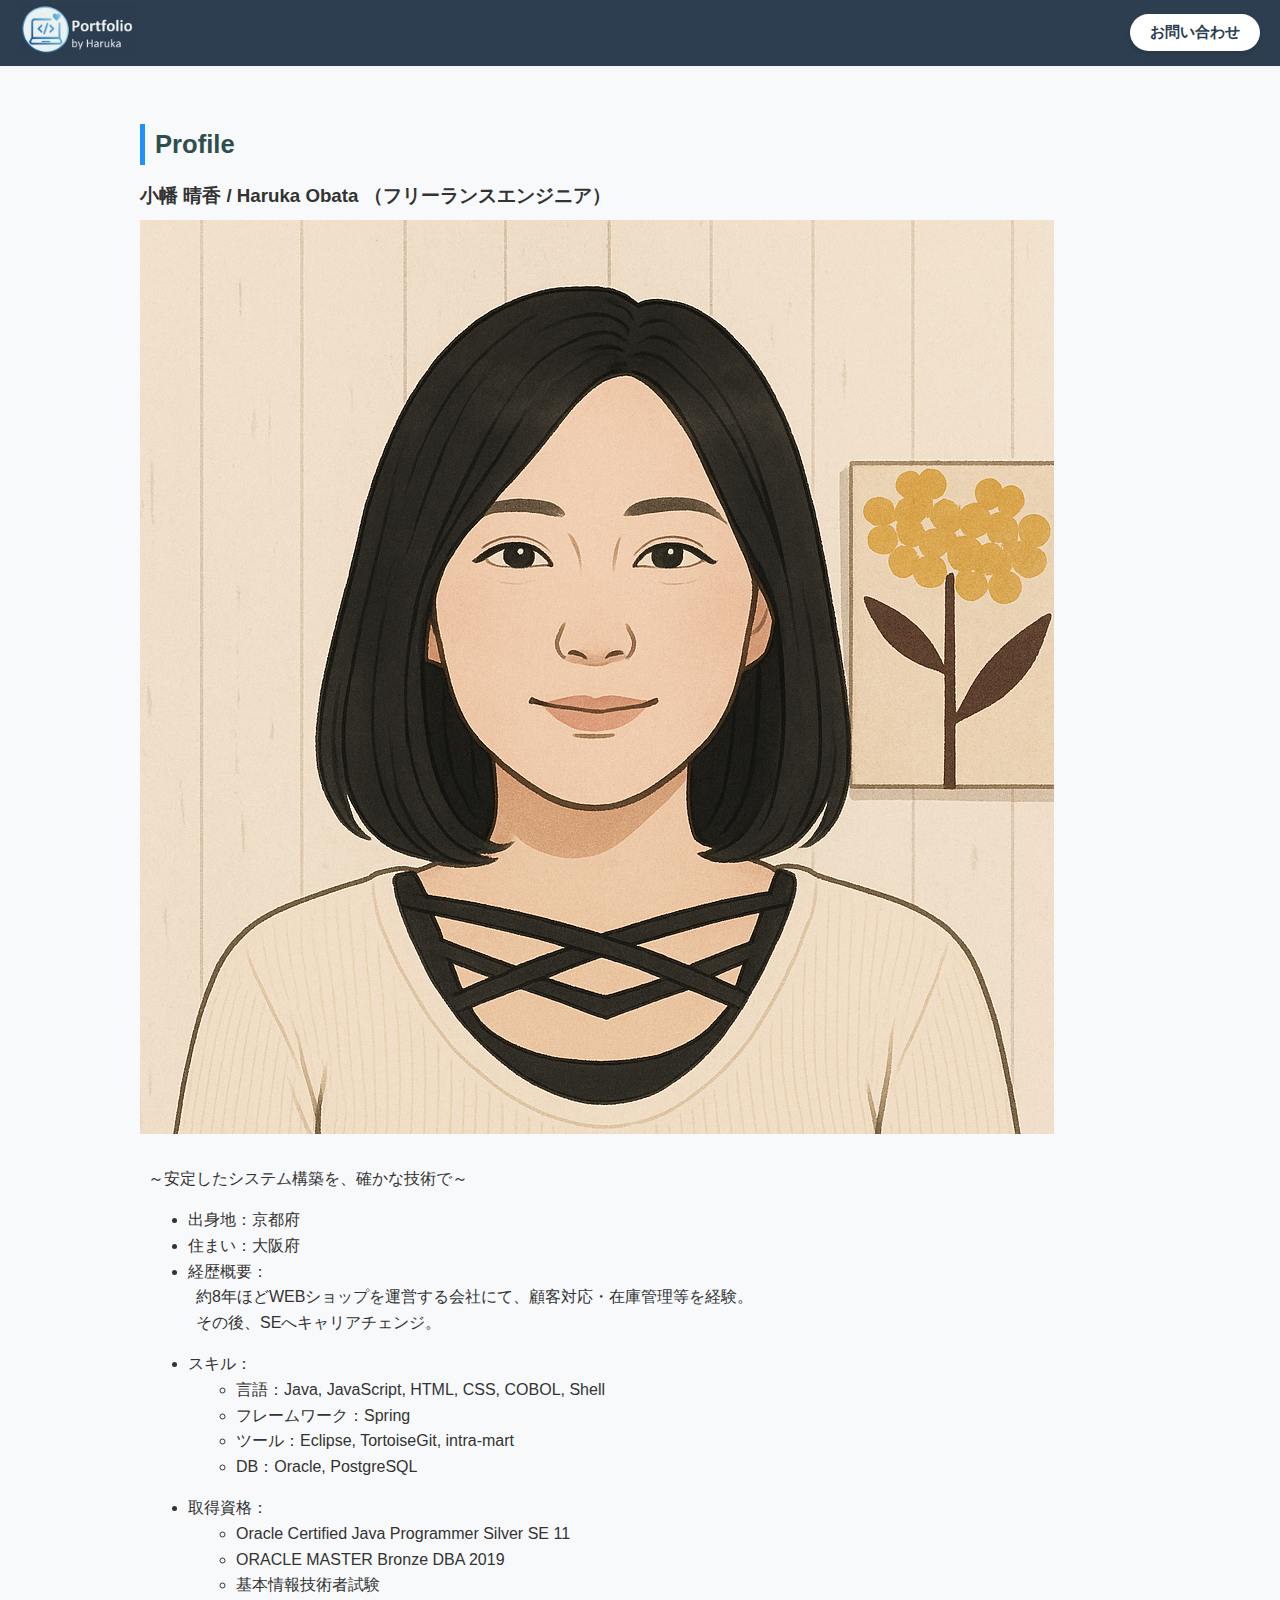
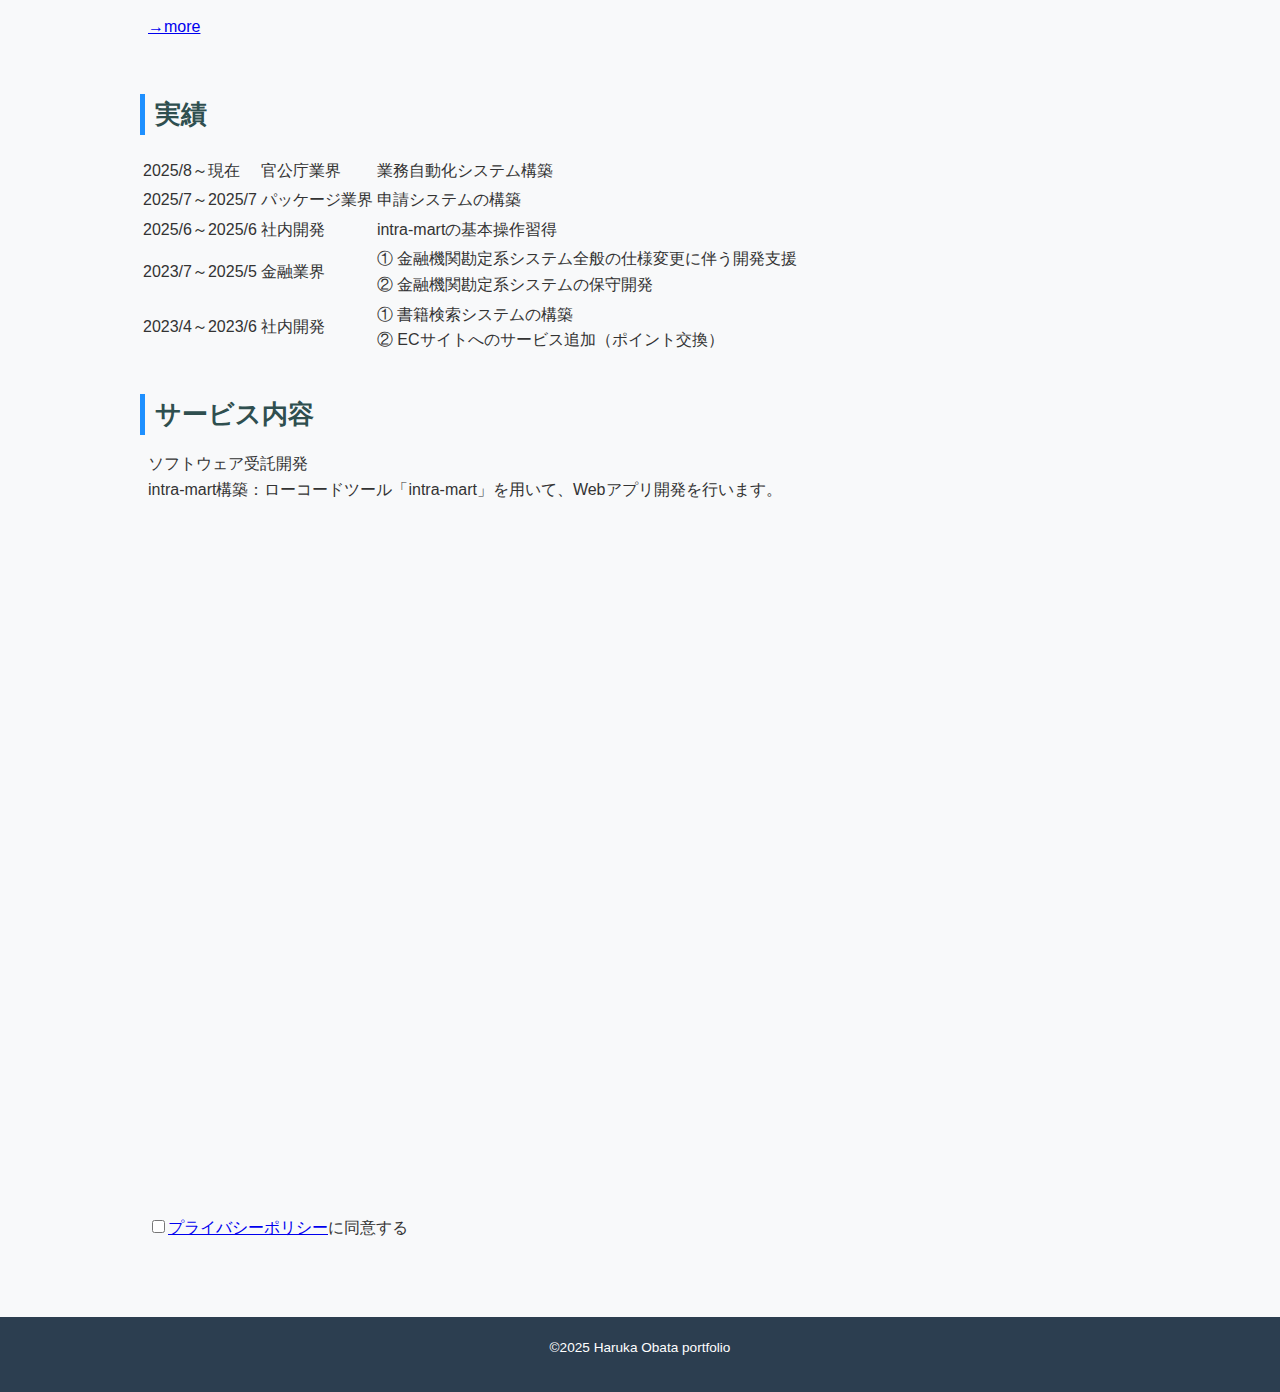
<file: index.html>
<!DOCTYPE html>
<html lang="ja" xmlns:th="http://www.thymeleaf.org" 
      th:replace="~{layout :: layout(~{::title},~{::body/content()})}">

<head th:replace="fragments/header :: head">
    <meta charset="UTF-8">
    <meta name="viewport" content="width=device-width, initial-scale=1.0">
    <link rel="stylesheet" href="style.css" />
    <meta name="description" content="フリーランスエンジニア 小幡晴香のポートフォリオ。安定したシステム構築を確かな技術で提供します。Java、intra-mart、Webアプリ開発など。">
    <title>Haruka Obata Portfolio</title>
</head>

<body>

	<header>
		<div th:fragment="layout-header" class="header">
			<div class="header_img">
				<a href="main.html"><img src="images/Logo_hp.jpg" alt="Haruka images"></a>
			</div>
			<div class="header_btn">
				<a href="#contact"><input type="submit" value="お問い合わせ" class="contact_btn" /></a>
			</div>
		</div>
	</header>

    <main>
        <section>
            <h2>Profile</h2>
            <h3>小幡 晴香 / Haruka Obata <span>（フリーランスエンジニア）</span></h3>
            <div class="profile">
	            <div class="Haruka img">
	            	<img src="images/Image.png" alt="Haruaka images">
	            </div>
	
	            <div class="Haruka prof">
		            <p>～安定したシステム構築を、確かな技術で～</p>
		            <ul>
		                <li>出身地：京都府</li>
		                <li>住まい：大阪府</li>
		                <li>
		                    経歴概要：
		                    <p>約8年ほどWEBショップを運営する会社にて、顧客対応・在庫管理等を経験。<br/>
		                    その後、SEへキャリアチェンジ。</p>
		                </li>
		                <li>
		                    スキル：
		                    <ul class="ul_sp">
		                        <li>言語：Java, JavaScript, HTML, CSS, COBOL, Shell</li>
		                        <li>フレームワーク：Spring</li>
		                        <li>ツール：Eclipse, TortoiseGit, intra-mart</li>
		                        <li>DB：Oracle, PostgreSQL</li>
		                    </ul>
		                </li>
		                <li>
		                    取得資格：
		                    <ul class="ul_sp">
		                        <li>Oracle Certified Java Programmer Silver SE 11</li>
		                        <li>ORACLE MASTER Bronze DBA 2019</li>
		                        <li>基本情報技術者試験</li>
		                    </ul>
		                </li>
		            </ul>
		            <p><a href="about.html">→more</a></p>
	            </div>
            </div>
        </section>

        <section>
            <h2>実績</h2>
            <table class="div_2rem">
            	<tr>
                    <th class="kikan"></th>
                    <th class="gyokai"></th>
                    <th class="gaiyo"></th>
                </tr>
                
                <tr>
                    <td>2025/8～現在</td>
                    <td>官公庁業界</td>
                    <td>業務自動化システム構築</td>
                </tr>
                <tr>
                	<td>2025/7～2025/7</td>
                	<td>パッケージ業界</td>
                	<td>申請システムの構築</td>
                </tr>
                <tr>
                	<td>2025/6～2025/6</td>
                	<td>社内開発</td>
                	<td>intra-martの基本操作習得</td>
                </tr>
                <tr>
                	<td>2023/7～2025/5</td>
                	<td>金融業界</td>
                	<td>① 金融機関勘定系システム全般の仕様変更に伴う開発支援<br>
	                    ② 金融機関勘定系システムの保守開発</td>
                </tr>
                <tr>
                	<td>2023/4～2023/6</td>
                	<td>社内開発</td>
                	<td>① 書籍検索システムの構築<br>
	                    ② ECサイトへのサービス追加（ポイント交換）</td>
                </tr>
            </table>
        </section>

        <section>
            <h2>サービス内容</h2>
            <p class="servicenaiyo">
                ソフトウェア受託開発<br>
                intra-mart構築：ローコードツール「intra-mart」を用いて、Webアプリ開発を行います。
            </p>
        </section>

        <section>
            <div id="contact" class="contact_form">
		        <iframe src="https://docs.google.com/forms/d/e/1FAIpQLSfUd2gUnxlykgE3ZX74z4V-4y0AsUZlu9agfjBq3UWt1xS7OA/viewform?embedded=true" width="640" height="689" frameborder="0" marginheight="0" marginwidth="0" title="お問い合わせフォーム"></iframe>
		        <p><input type="checkbox" name="type"/><a href="PrivacyPolicy.html">プライバシーポリシー</a>に同意する</p>
	        </div>
        </section>
    </main>

<footer>
	<div class="footer">
		<p class="copyright">&copy;2025 Haruka Obata portfolio</p>
	</div>
</footer>

</body>
</html>
</file>
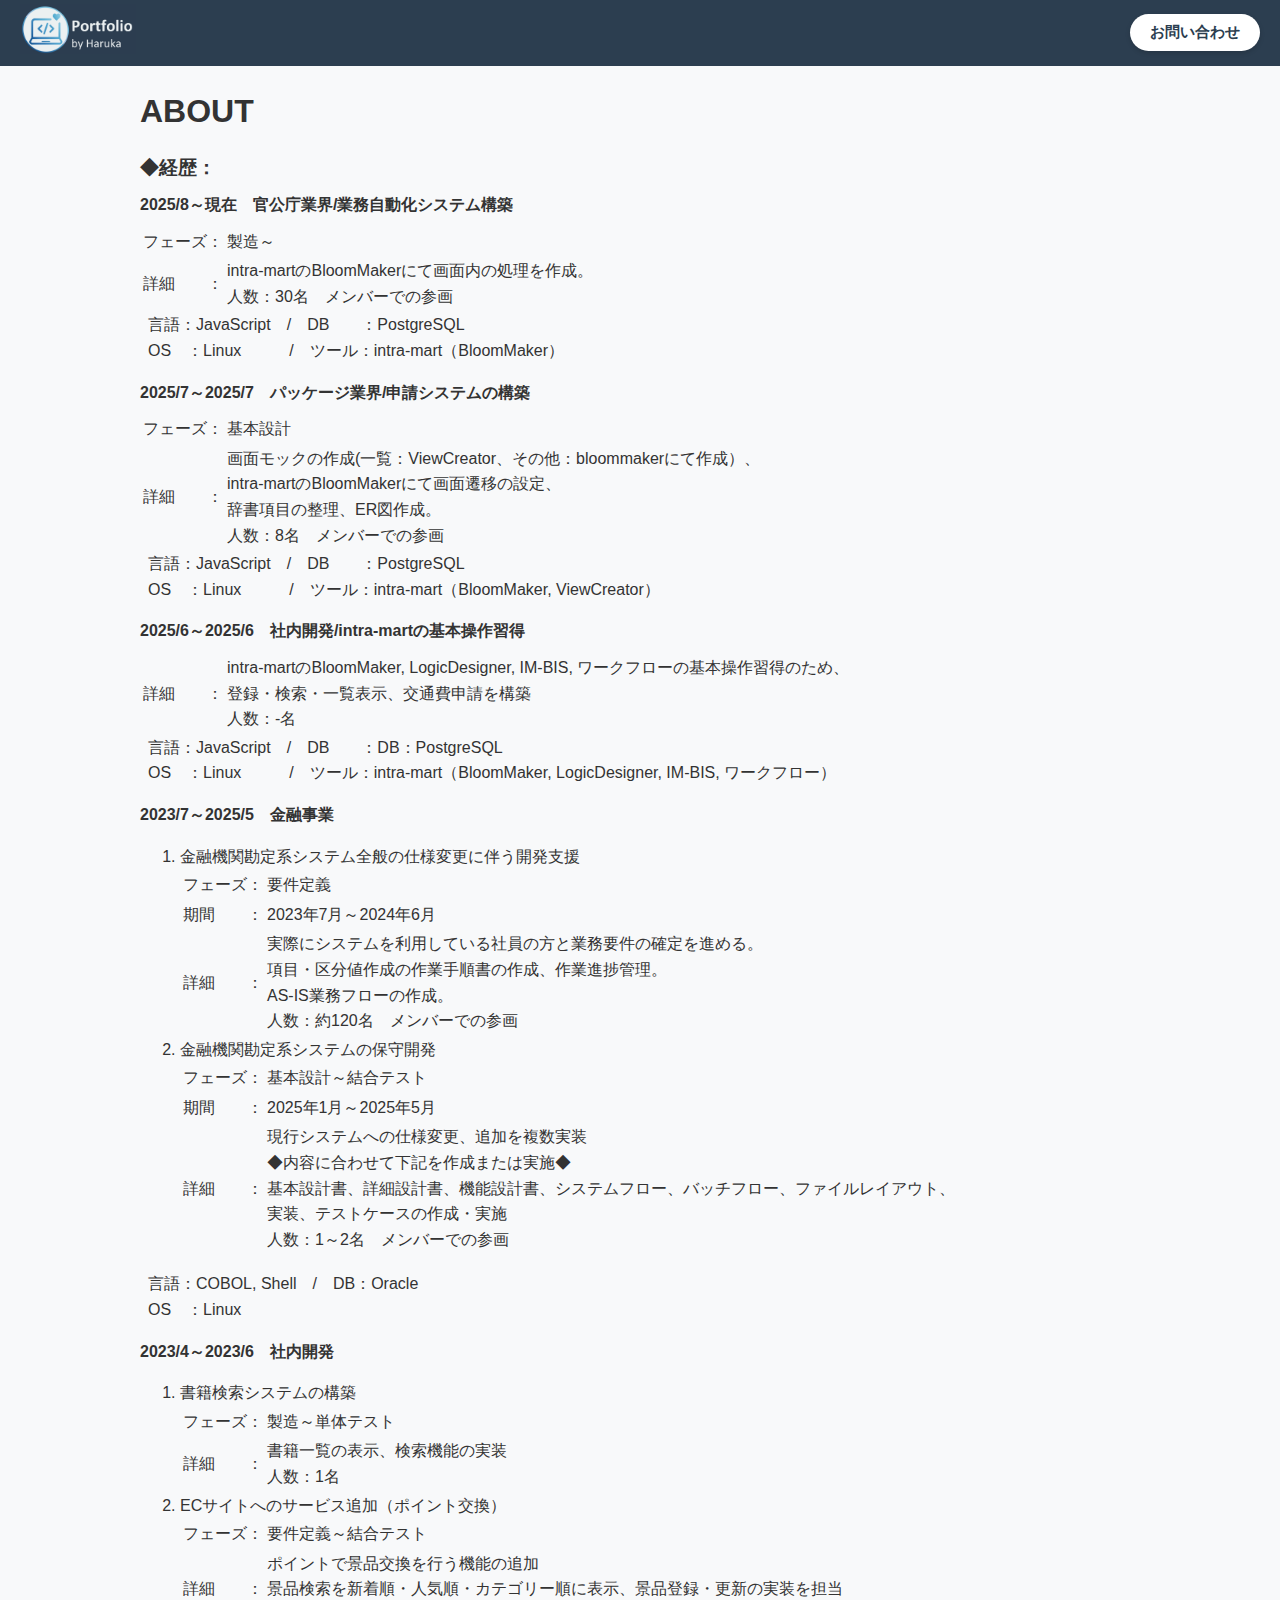
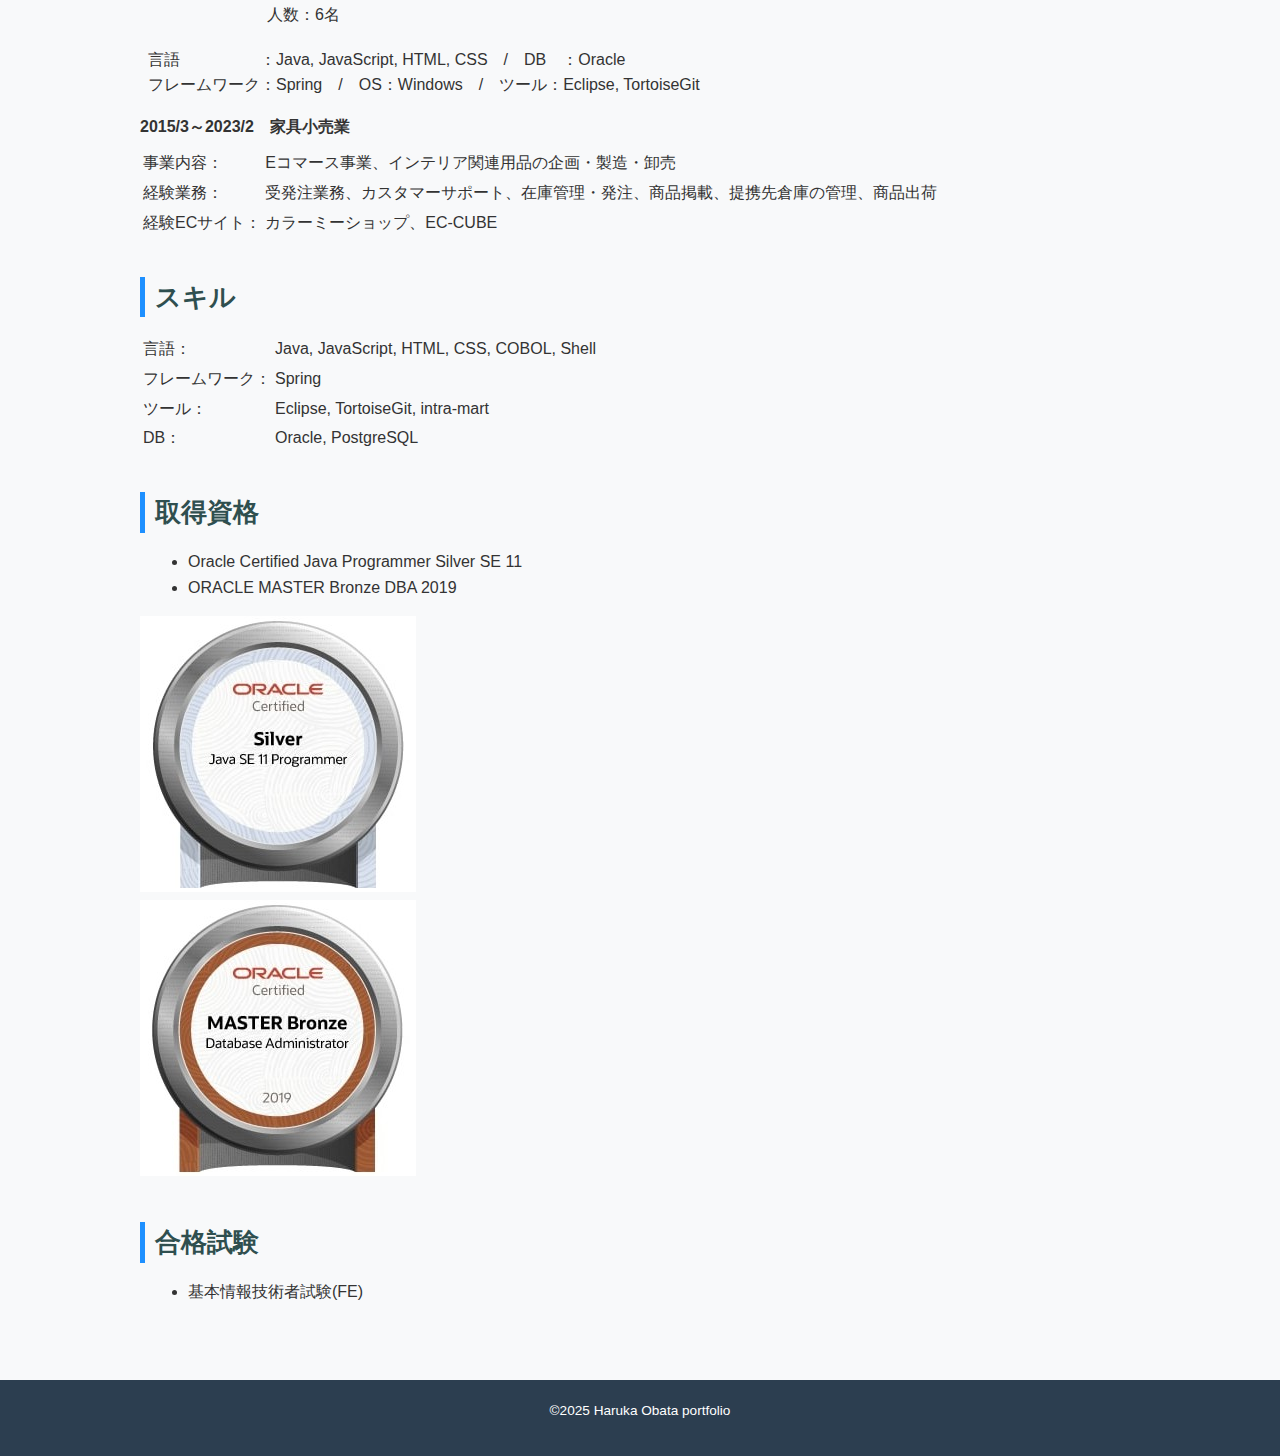
<file: about.html>
<!DOCTYPE html>
<html lang="ja" xmlns:th="http://www.thymeleaf.org"
      th:replace="~{layout :: layout(~{::title},~{::body/content()})}">

<head>
    <meta charset="UTF-8">
    <meta name="viewport" content="width=device-width, initial-scale=1.0">
    <link rel="stylesheet" href="style.css">
    <meta name="description" content="フリーランスエンジニア小幡晴香の経歴・スキル・資格紹介ページ。Java、intra-mart、COBOLなど幅広い技術に対応。">
    <title>Haruka Obata - About</title>
</head>

<body>

    <header>
        <div th:fragment="layout-header" class="header">
            <div class="header_img">
                <a href="main.html"><img src="images/Logo_hp.jpg" alt="Haruka images"></a>
            </div>
            <div class="header_btn">
				<a href="#contact"><input type="submit" value="お問い合わせ" class="contact_btn" /></a>
			</div>
        </div>
    </header>

    <main>
    	<section>
        	<h1>ABOUT</h1>
            <h3>◆経歴：</h3>
            <div class="keireki">

                <article>
                    <h4>2025/8～現在　官公庁業界/業務自動化システム構築</h4>
                    <div class="project">
                        <table class="div_2rem">
                            <tr>
                                <td>フェーズ：</td>
                                <td>製造～</td>
                            </tr>
                            <tr>
                                <td>詳細　　：</td>
                                <td>
                                    intra-martのBloomMakerにて画面内の処理を作成。<br>
                                    人数：30名　メンバーでの参画
                                </td>
                            </tr>
                        </table>
                        <div class="div_2rem">
                            <p>
                                言語：JavaScript　/　DB　　：PostgreSQL<br>
                                OS　：Linux　　　/　ツール：intra-mart（BloomMaker）
                            </p>
                        </div>
                    </div>
                </article>

                <article>
                    <h4>2025/7～2025/7　パッケージ業界/申請システムの構築</h4>
                    <div class="project">
                        <table class="div_2rem">
                            <tr>
                                <td>フェーズ：</td>
                                <td>基本設計</td>
                            </tr>
                            <tr>
                                <td>詳細　　：</td>
                                <td>
                                    画面モックの作成(一覧：ViewCreator、その他：bloommakerにて作成）、<br>
                                    intra-martのBloomMakerにて画面遷移の設定、<br>
                                    辞書項目の整理、ER図作成。<br>
                                    人数：8名　メンバーでの参画
                                </td>
                            </tr>
                        </table>
                        <div class="div_2rem">
                            <p>
                                言語：JavaScript　/　DB　　：PostgreSQL<br>
                                OS　：Linux　　　/　ツール：intra-mart（BloomMaker, ViewCreator）
                            </p>
                        </div>
                    </div>
                </article>

                <article>
                    <h4>2025/6～2025/6　社内開発/intra-martの基本操作習得</h4>
                    <div class="project">
                        <table class="div_2rem">
                            <tr>
                                <td>詳細　　：</td>
                                <td>intra-martのBloomMaker, LogicDesigner, IM-BIS, ワークフローの基本操作習得のため、<br>
                                	登録・検索・一覧表示、交通費申請を構築<br>
                                    人数：-名
                                </td>
                            </tr>
                        </table>
                        <div class="div_2rem">
                            <p>
                                言語：JavaScript　/　DB　　：DB：PostgreSQL<br>
                                OS　：Linux　　　/　ツール：intra-mart（BloomMaker, LogicDesigner, IM-BIS, ワークフロー）
                            </p>
                        </div>
                    </div>
                </article>

                <article>
                    <h4>2023/7～2025/5　金融事業</h4>
                    <div class="project">
                        <ol>
                            <li>
                                金融機関勘定系システム全般の仕様変更に伴う開発支援
                                <table class="div_0rem">
                                    <tr>
                                        <td>フェーズ：</td>
                                        <td>要件定義</td>
                                    </tr>
                                    <tr>
                                        <td>期間　　：</td>
                                        <td>2023年7月～2024年6月</td>
                                    </tr>
                                    <tr>
                                        <td>詳細　　：</td>
                                        <td>
                                            実際にシステムを利用している社員の方と業務要件の確定を進める。<br>
                                            項目・区分値作成の作業手順書の作成、作業進捗管理。<br>
                                            AS-IS業務フローの作成。<br>
                                            人数：約120名　メンバーでの参画
                                        </td>
                                    </tr>
                                </table>
                            </li>
                            <li>
                                金融機関勘定系システムの保守開発
                                <table class="div_2rem">
                                    <tr>
                                        <td>フェーズ：</td>
                                        <td>基本設計～結合テスト</td>
                                    </tr>
                                    <tr>
                                        <td>期間　　：</td>
                                        <td>2025年1月～2025年5月</td>
                                    </tr>
                                    <tr>
                                        <td>詳細　　：</td>
                                        <td>
                                            現行システムへの仕様変更、追加を複数実装<br>
                                            ◆内容に合わせて下記を作成または実施◆<br>
                                            基本設計書、詳細設計書、機能設計書、システムフロー、バッチフロー、ファイルレイアウト、<br>
                                            実装、テストケースの作成・実施<br>
                                            人数：1～2名　メンバーでの参画
                                        </td>
                                    </tr>
                                </table>
                            </li>
                        </ol>
                        <div class="div_2rem">
                            <p>
                                言語：COBOL, Shell　/　DB：Oracle<br>
                                OS　：Linux
                            </p>
                        </div>
                    </div>
                </article>

                <article>
                    <h4>2023/4～2023/6　社内開発</h4>
                    <div class="project">
                        <ol>
                            <li>
                                書籍検索システムの構築
                                <table class="div_0rem">
                                    <tr>
                                        <td>フェーズ：</td>
                                        <td>製造～単体テスト</td>
                                    </tr>
                                    <tr>
                                        <td>詳細　　：</td>
                                        <td>
                                            書籍一覧の表示、検索機能の実装<br>
                                            人数：1名
                                        </td>
                                    </tr>
                                </table>
                            </li>
                            <li>
                                ECサイトへのサービス追加（ポイント交換）
                                <table class="div_0rem">
                                    <tr>
                                        <td>フェーズ：</td>
                                        <td>要件定義～結合テスト</td>
                                    </tr>
                                    <tr>
                                        <td>詳細　　：</td>
                                        <td>
                                            ポイントで景品交換を行う機能の追加<br>
                                            景品検索を新着順・人気順・カテゴリー順に表示、景品登録・更新の実装を担当<br>
                                            人数：6名
                                        </td>
                                    </tr>
                                </table>
                            </li>
                        </ol>
                        <div class="div_2rem">
                            <p>
                                言語　　　　　：Java, JavaScript, HTML, CSS　/　DB　：Oracle<br>
                                フレームワーク：Spring　/　OS：Windows　/　ツール：Eclipse, TortoiseGit
                            </p>
                        </div>
                    </div>
                </article>

                <article>
                    <h4>2015/3～2023/2　家具小売業</h4>
                    <div class="project">
                        <table class="div_2rem">
                            <tr>
                                <td>事業内容：</td>
                                <td>Eコマース事業、インテリア関連用品の企画・製造・卸売</td>
                            </tr>
                            <tr>
                                <td>経験業務：</td>
                                <td>
                                    受発注業務、カスタマーサポート、在庫管理・発注、商品掲載、提携先倉庫の管理、商品出荷
                                </td>
                            </tr>
                            <tr>
                                <td>経験ECサイト：</td>
                                <td>カラーミーショップ、EC-CUBE</td>
                            </tr>
                        </table>
                    </div>
                </article>

            </div>
        </section>

        <section>
            <h2>スキル</h2>
            <table class="div_2rem">
                <tr>
                    <td>言語：</td>
                    <td>Java, JavaScript, HTML, CSS, COBOL, Shell</td>
                </tr>
                <tr>
                    <td>フレームワーク：</td>
                    <td>Spring</td>
                </tr>
                <tr>
                    <td>ツール：</td>
                    <td>Eclipse, TortoiseGit, intra-mart</td>
                </tr>
                <tr>
                    <td>DB：</td>
                    <td>Oracle, PostgreSQL</td>
                </tr>
            </table>
        </section>

        <section>
            <h2>取得資格</h2>
            <ul>
                <li>Oracle Certified Java Programmer Silver SE 11</li>
                <li>ORACLE MASTER Bronze DBA 2019</li>
            </ul>
            <div class="shikaku">
                <div class="img_left"><img src="images/SILVSE11JPN.jpg" alt="Java Silver SE 11 資格ロゴ"></div>
                <div class="img_right"><img src="images/BRZDBA19CJPN.jpg" alt="Bronze DBA 2019 資格ロゴ"></div>
            </div>

            <h2>合格試験</h2>
            <ul>
                <li>基本情報技術者試験(FE)</li>
            </ul>
        </section>
    </main>

    <footer>
        <div class="footer">
            <p class="copyright">&copy;2025 Haruka Obata portfolio</p>
        </div>
    </footer>

</body>
</html>
</file>
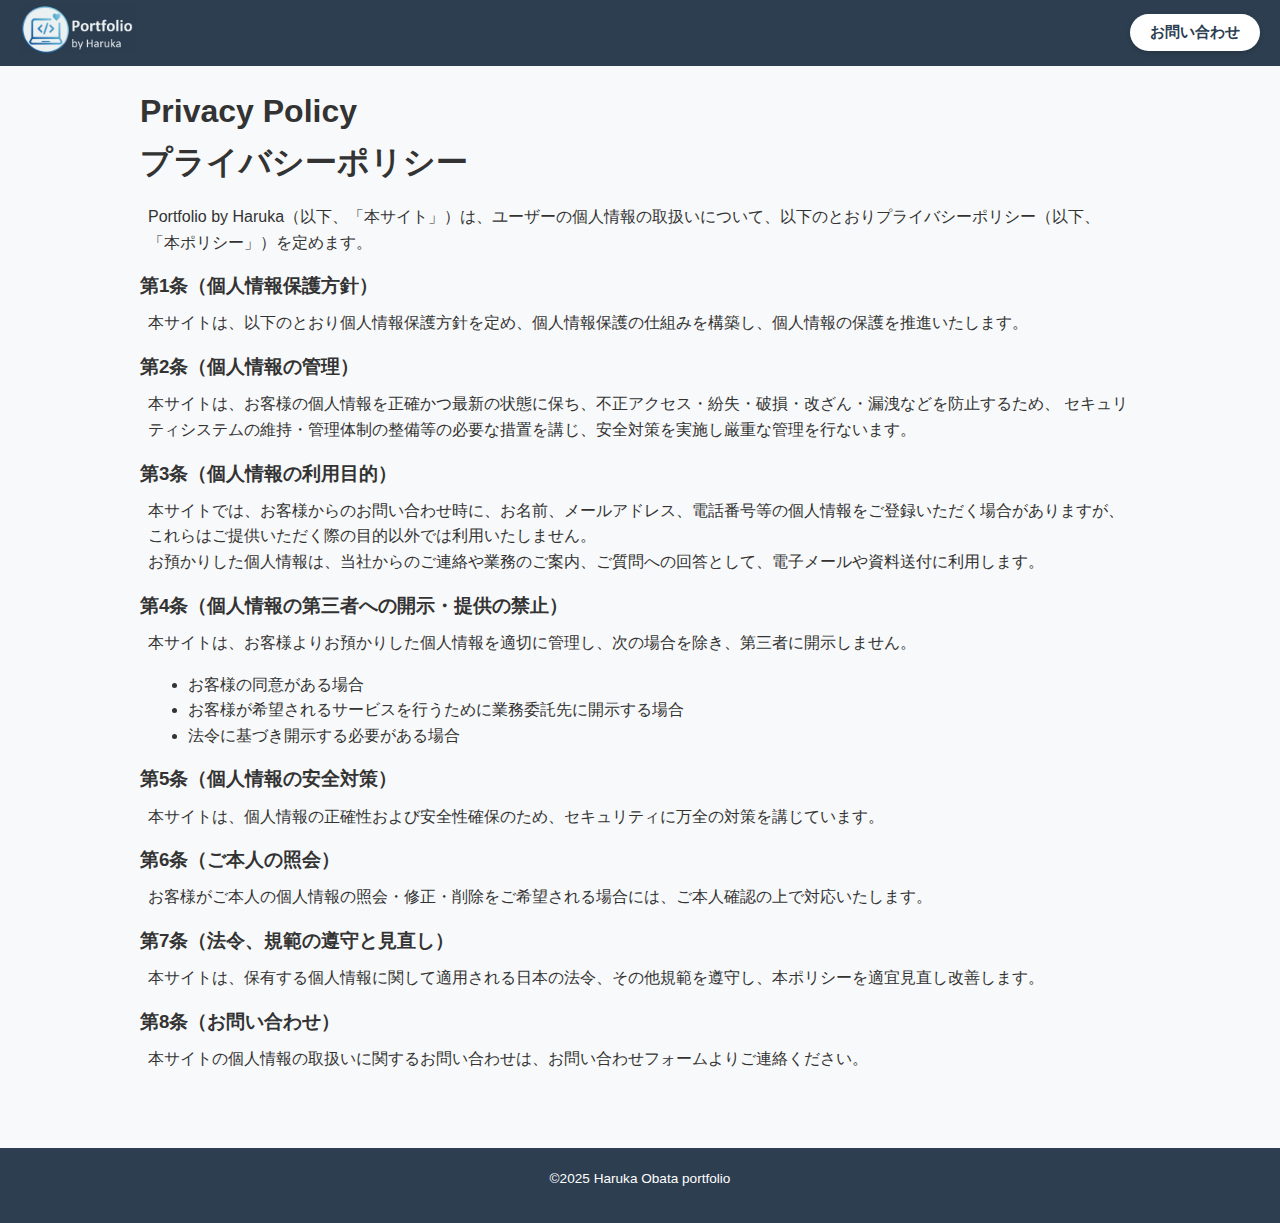
<file: PrivacyPolicy.html>
<!DOCTYPE html>
<html lang="ja" xmlns:th="http://www.thymeleaf.org"
      th:replace="~{layout :: layout(~{::title},~{::body/content()})}">

<head>
    <meta charset="UTF-8">
    <meta name="viewport" content="width=device-width, initial-scale=1.0">
    <link rel="stylesheet" href="style.css" />
    <meta name="description" content="Portfolio by Haruka のプライバシーポリシー。個人情報の管理方針や利用目的、安全対策について記載しています。">
    <title>Haruka Obata - Privacy Policy</title>
</head>

<body>

	<header>
		<div th:fragment="layout-header" class="header">
			<div class="header_img">
				<a href="main.html"><img src="images/Logo_hp.jpg" alt="Haruka images"></a>
			</div>
			<div class="header_btn">
				<a href="#contact"><input type="submit" value="お問い合わせ" class="contact_btn" /></a>
			</div>
		</div>
	</header>
	
    <main>
            <h1>Privacy Policy<br/>
            <span class="h_sub">プライバシーポリシー</span></h1>
            
            <p class="div_2rem">Portfolio by Haruka（以下、「本サイト」）は、ユーザーの個人情報の取扱いについて、以下のとおりプライバシーポリシー（以下、「本ポリシー」）を定めます。</p>

        <section>
            <h3>第1条（個人情報保護方針）</h3>
            <p class="div_2rem">本サイトは、以下のとおり個人情報保護方針を定め、個人情報保護の仕組みを構築し、個人情報の保護を推進いたします。</p>
        </section>

        <section>
            <h3>第2条（個人情報の管理）</h3>
            <p class="div_2rem">本サイトは、お客様の個人情報を正確かつ最新の状態に保ち、不正アクセス・紛失・破損・改ざん・漏洩などを防止するため、
                    		  セキュリティシステムの維持・管理体制の整備等の必要な措置を講じ、安全対策を実施し厳重な管理を行ないます。</p>
        </section>

        <section>
            <h3>第3条（個人情報の利用目的）</h3>
            <p class="div_2rem">本サイトでは、お客様からのお問い合わせ時に、お名前、メールアドレス、電話番号等の個人情報をご登録いただく場合がありますが、
				               これらはご提供いただく際の目的以外では利用いたしません。<br>
				               お預かりした個人情報は、当社からのご連絡や業務のご案内、ご質問への回答として、電子メールや資料送付に利用します。</p>
        </section>

        <section>
            <h3>第4条（個人情報の第三者への開示・提供の禁止）</h3>
            <p class="div_2rem">本サイトは、お客様よりお預かりした個人情報を適切に管理し、次の場合を除き、第三者に開示しません。</p>
            <ul>
                <li>お客様の同意がある場合</li>
                <li>お客様が希望されるサービスを行うために業務委託先に開示する場合</li>
                <li>法令に基づき開示する必要がある場合</li>
            </ul>
        </section>

        <section>
            <h3>第5条（個人情報の安全対策）</h3>
            <p class="div_2rem">本サイトは、個人情報の正確性および安全性確保のため、セキュリティに万全の対策を講じています。</p>
        </section>

        <section>
            <h3>第6条（ご本人の照会）</h3>
            <p class="div_2rem">お客様がご本人の個人情報の照会・修正・削除をご希望される場合には、ご本人確認の上で対応いたします。</p>
        </section>

        <section>
            <h3>第7条（法令、規範の遵守と見直し）</h3>
            <p class="div_2rem">本サイトは、保有する個人情報に関して適用される日本の法令、その他規範を遵守し、本ポリシーを適宜見直し改善します。</p>
        </section>

        <section>
            <h3>第8条（お問い合わせ）</h3>
            <p class="div_2rem">本サイトの個人情報の取扱いに関するお問い合わせは、お問い合わせフォームよりご連絡ください。</p>
        </section>
    </main>
    
	 <footer>
		<div class="footer">
			<p class="copyright">&copy;2025 Haruka Obata portfolio</p>
		</div>
	</footer>

</body>
</html>
</file>
<file: style.css>
/* ------------------------------
   共通設定
------------------------------ */
body {
  font-family: 'Noto Sans JP', sans-serif;
  background-color: #F8F9FA;
  color: #333;
  line-height: 1.6;
  margin: 0;
  padding: 0;
}

main {
  width: 90%;
  max-width: 1000px;   /* PC での最大幅 */
  margin: 0 auto;      /* 中央寄せ */
  padding: 20px 0;     /* 上下に余白 */
}

h1, h2, h3, h4 {
  margin: 0 0 0.5em;
  font-weight: 600;
}

h2 {
  font-size: 1.6rem;
  border-left: 6px solid #3a7bd5;
  padding-left: 0.6em;
  margin: 1.5em 0 1em;
  color: #2c3e50;
}

p, ul {
  margin: 0 0.5em 1em;
}

.sp2 {
  margin-left: 2.5em
}

/* ------------------------------
   ヘッダー
------------------------------ */
.header {
  display: flex;
  justify-content: space-between;
  align-items: center;
  padding: 4px 20px;
  background: #2C3E50;
  color: #fff;
}

.header_img img {
  height: 50px;
}

.contact_btn {
  background: #fff;
  color: #2C3E50;
  border: none;
  padding: 8px 20px;
  border-radius: 25px;
  font-size: 0.95rem;
  cursor: pointer;
  transition: 0.3s;
  font-weight: bold;
  box-shadow: 0 2px 5px rgba(0,0,0,0.15);
}

.contact_btn:hover {
  background: #2c5da6;
  color: #fff;
}

/* ------------------------------
   セクション見出し
------------------------------ */
section h2 {
  color: #2F4F4F;
  border-left: 5px solid #1E90FF;
  padding-left: 10px;
  margin-bottom: 16px;
}

/* ------------------------------
   プロフィール
------------------------------ */
.profile {
  display: flex;
  flex-wrap: wrap;
  align-items: flex-start;
  gap: 24px;
}

.profile_img img {
  width: 200px;
  border-radius: 50%;
  box-shadow: 0 3px 8px rgba(0,0,0,0.1);
}

.profile_text {
  flex: 1;
  min-width: 250px;
}

.profile_text h3 {
  font-size: 1.2rem;
  margin-bottom: 0.5em;
}

.profile_text .catch {
  font-size: 1rem;
  font-style: italic;
  color: #3a7bd5;
  margin-bottom: 1em;
}

.profile_text ul {
  list-style: none;
  padding: 0;
}

.profile_text li {
  margin-bottom: 0.4em;
}

/* ------------------------------
   実績カード
------------------------------ */
.works_outline {
  display: grid;
  grid-template-columns: repeat(auto-fit, minmax(250px, 1fr));
  gap: 16px;
}

.works {
  display: flex;
  flex-direction: column; /* 縦並び */
  gap: 16px;              /* カード間の余白 */
}

.work_card {
  background: #fff;
  border-radius: 12px;
  padding: 16px;
  box-shadow: 0 3px 8px rgba(0,0,0,0.08);
  transition: 0.3s;
}

.work_card:hover {
  transform: translateY(-4px);
  box-shadow: 0 5px 12px rgba(0,0,0,0.12);
}

.work_card h4 {
  margin-bottom: 0.5em;
  font-size: 1.05rem;
  color: #3a7bd5;
}

/* ------------------------------
   サービス内容
------------------------------ */
section p strong {
  color: #2c3e50;
}

/* ------------------------------
   お問い合わせ
------------------------------ */
.contact_form {
  margin-top: 1em;
}

iframe {
  border: none;
}

/* ------------------------------
   フッター
------------------------------ */
.footer {
  text-align: center;
  padding: 20px;
  background: #2c3e50;
  color: #fff;
  margin-top: 40px;
  font-size: 0.85rem;
}

/* ------------------------------
   リンク
------------------------------ */
aa {
  color: #1E90FF;       /* 青系（アクセントカラー） */
  text-decoration: underline; /* 常に下線 */
}

a:hover {
  color: #104E8B;       /* 濃い青でホバー時に変化 */
  text-decoration: underline; /* hoverでも下線維持 */
}

.right {
  text-align: right;
}

/* ------------------------------
   レスポンシブ
------------------------------ */
@media (max-width: 768px) {
  .profile {
    flex-direction: column;
    align-items: center;
    text-align: center;
  }

  .profile_text {
    text-align: left;
  }

  .works {
    grid-template-columns: 1fr;
  }
}
</file>
